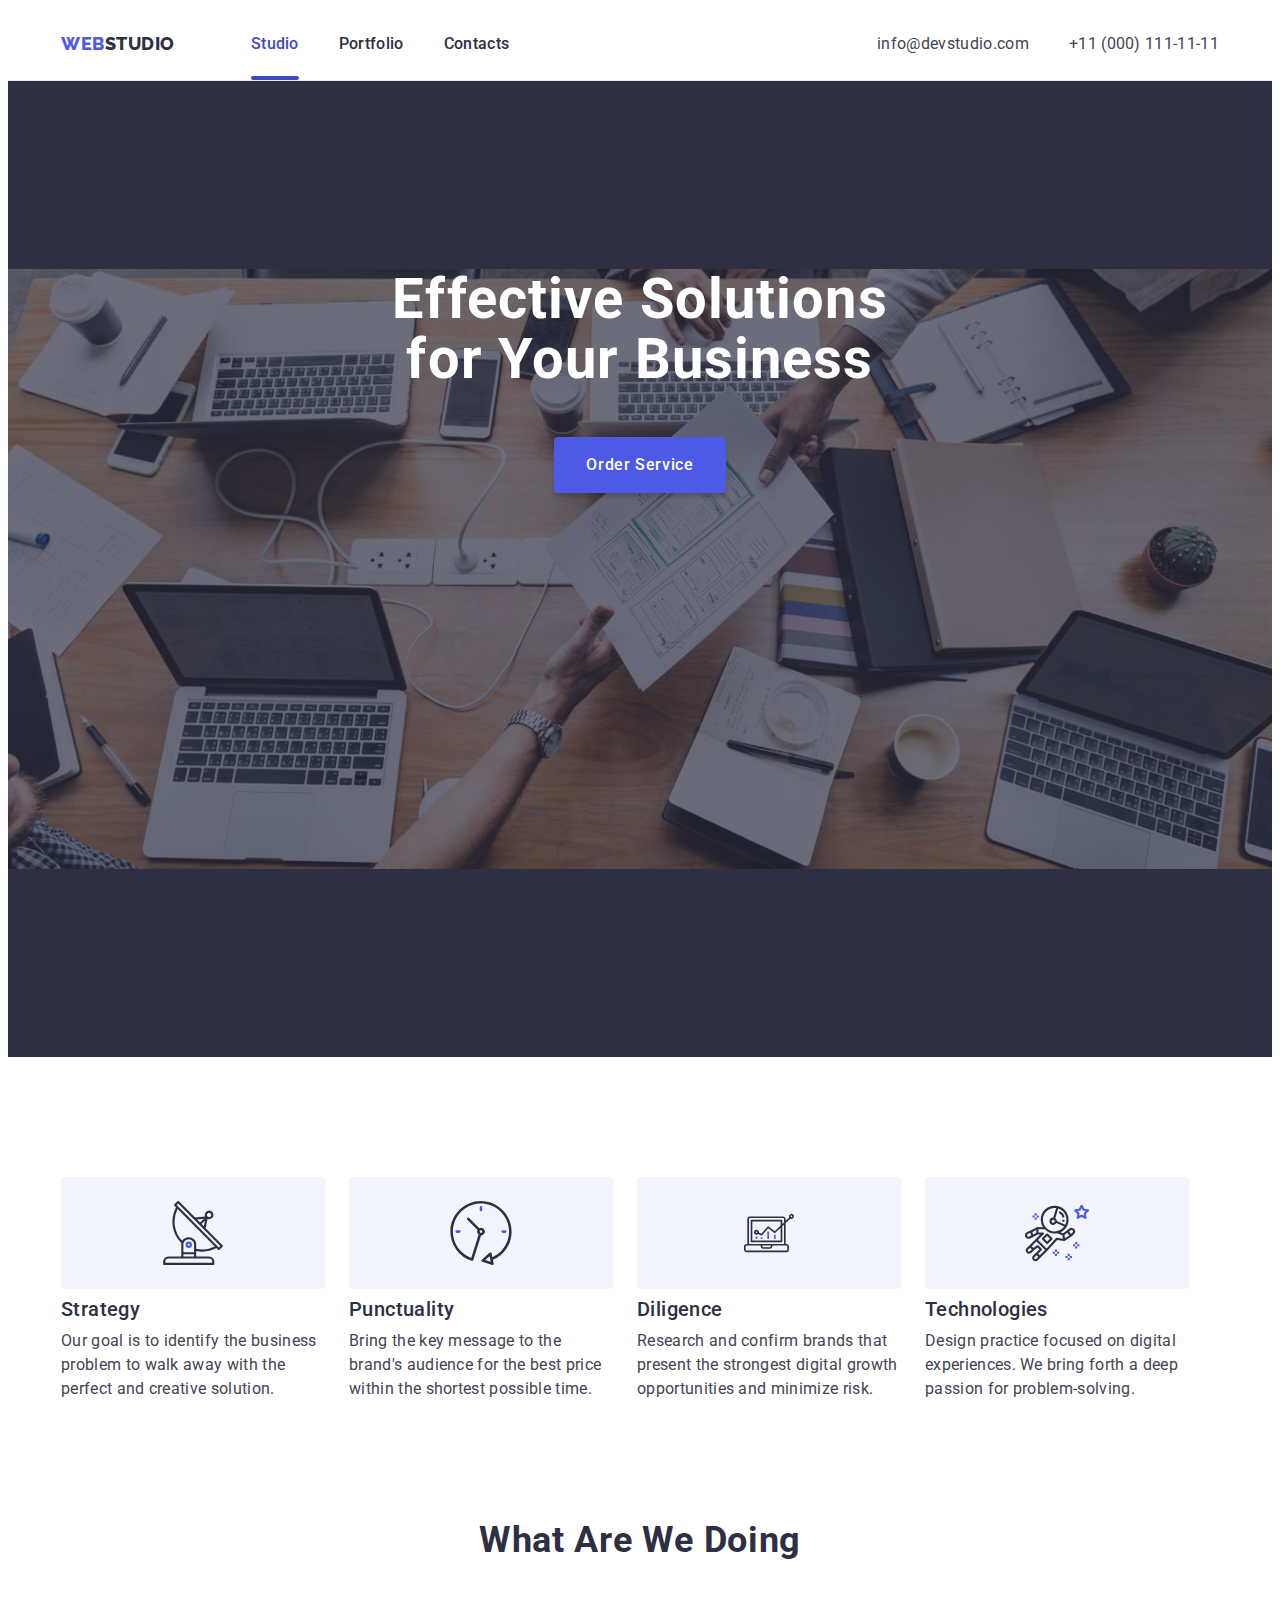
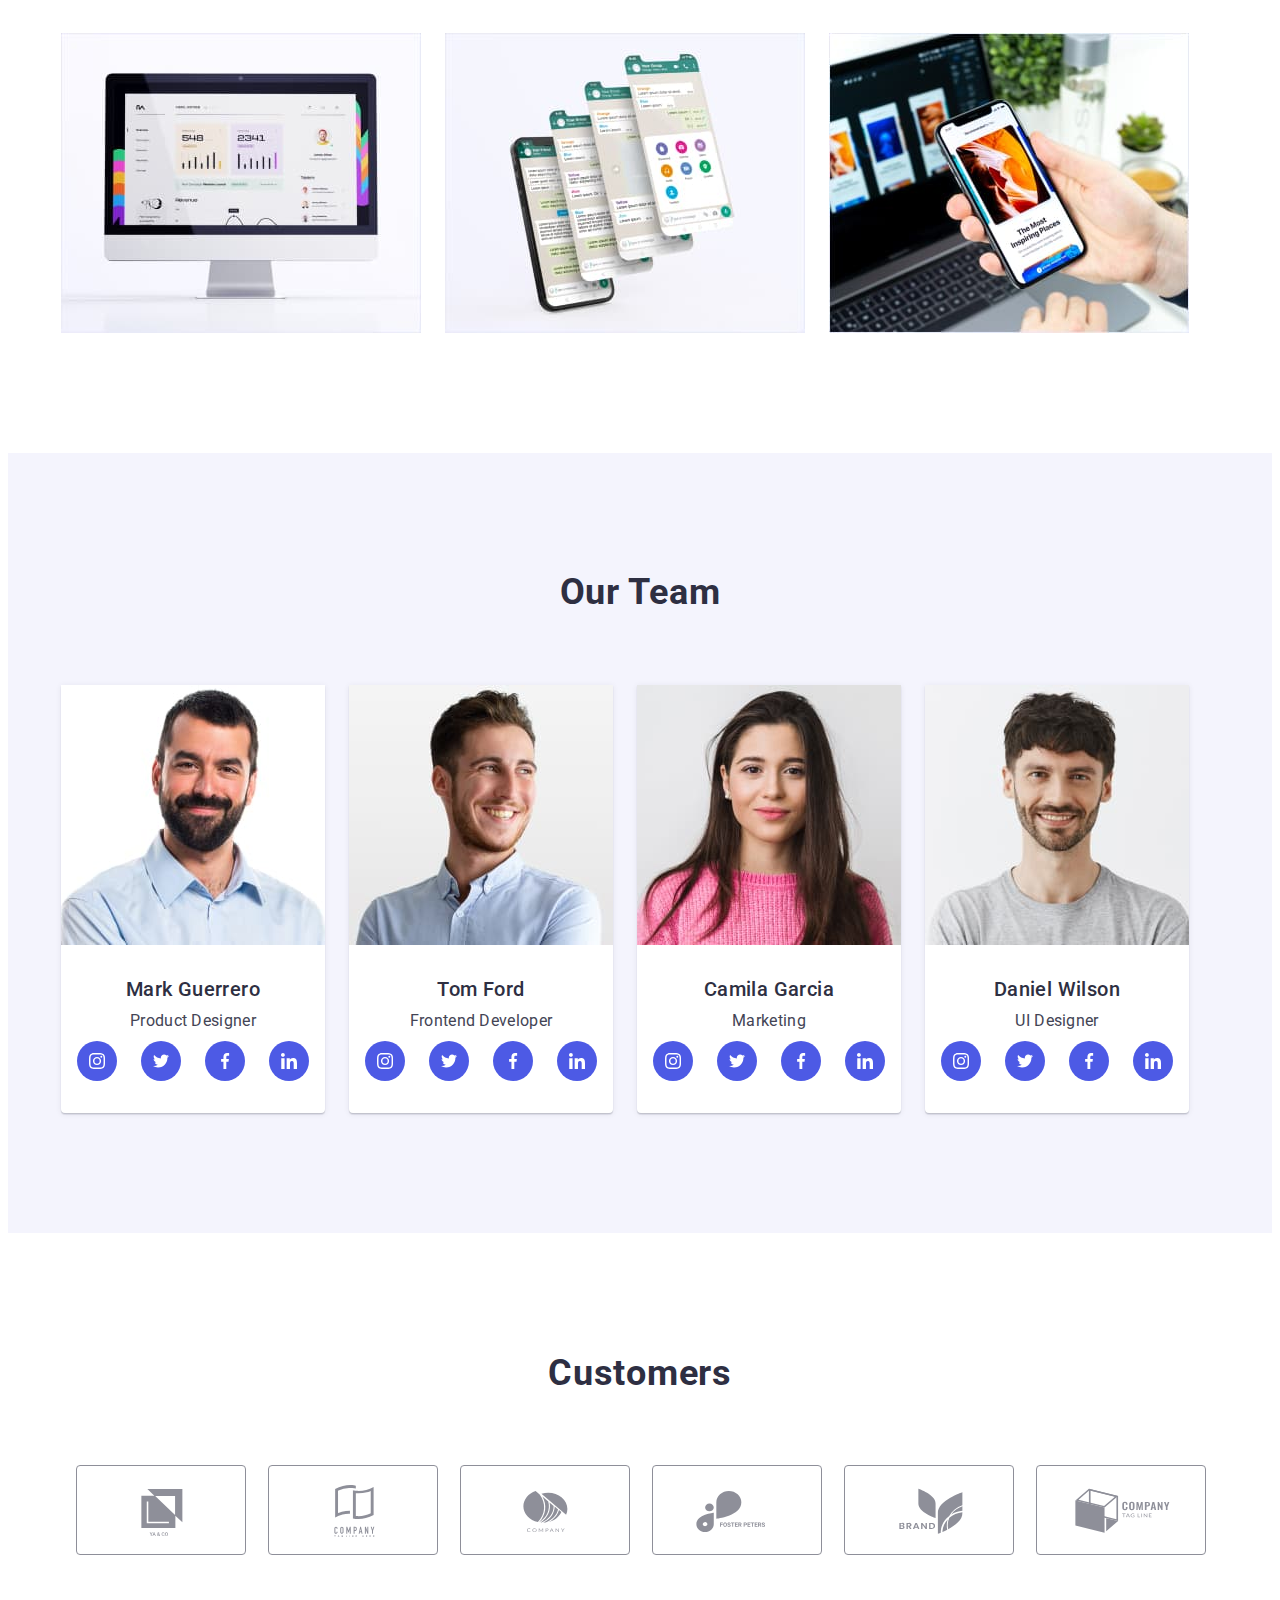
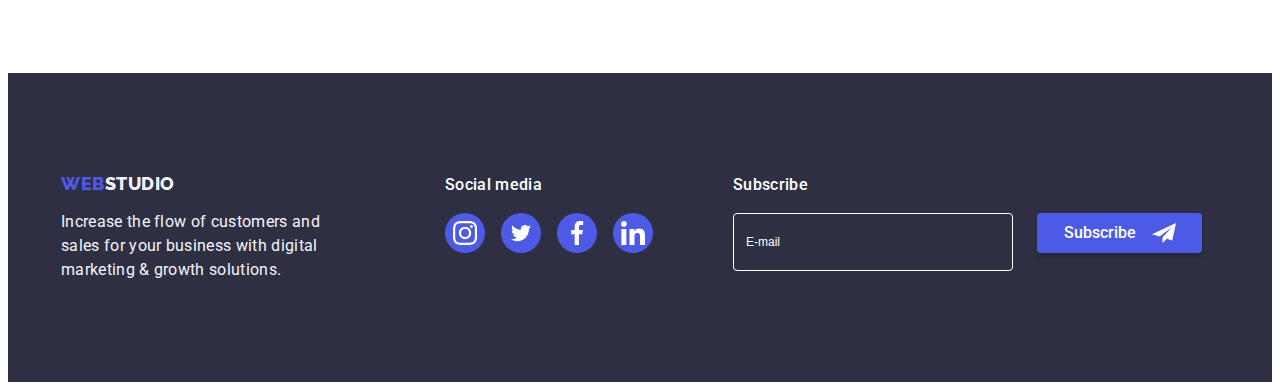
<file: index.html>
<!DOCTYPE html>
<html lang="en">
  <head>
    <meta charset="UTF-8" />
    <meta http-equiv="X-UA-Compatible" content="IE=edge" />
    <meta name="viewport" content="width=device-width, initial-scale=1.0" />
    <title>WebStudio</title>
    <link rel="preconnect" href="https://fonts.googleapis.com" />
    <link rel="preconnect" href="https://fonts.gstatic.com" crossorigin />
    <link
      href="https://fonts.googleapis.com/css2?family=Raleway:wght@800&family=Roboto:wght@400;500;700;900&display=swap"
      rel="stylesheet"
    />
    <link
      rel="stylesheet"
      href="https://cdnjs.cloudflare.com/ajax/libs/modern-normalize/1.1.0/modern-normalize.min.css"
      integrity="sha512-wpPYUAdjBVSE4KJnH1VR1HeZfpl1ub8YT/NKx4PuQ5NmX2tKuGu6U/JRp5y+Y8XG2tV+wKQpNHVUX03MfMFn9Q=="
      crossorigin="anonymous"
      referrerpolicy="no-referrer"
    />
    <link rel="stylesheet" href="css/styles.css" />
  </head>
  <body>
    <header class="header">
      <div class="container header-container">
        <nav class="list header-nav">
          <a href="./index.html" class="link header-logo"
            >Web<span class="color-logo list">Studio</span></a
          >
          <ul class="list header-list">
            <li>
              <a class="link header-link aktiv-line" href="./index.html"
                >Studio</a
              >
            </li>
            <li>
              <a class="link header-link" href="./portfolio.html">Portfolio</a>
            </li>
            <li>
              <a class="link header-link" href="">Contacts</a>
            </li>
          </ul>
        </nav>
        <address class="header-address-list">
          <ul class="list haeder-list-contacts">
            <li>
              <a
                class="header-contacts list link"
                href="mailto:info@devstudio.com"
                >info@devstudio.com</a
              >
            </li>
            <li>
              <a class="header-contacts list link" href="tel:+110001111111"
                >+11 (000) 111-11-11</a
              >
            </li>
          </ul>
        </address>
      </div>
    </header>
    <main>
      <!-- hero -->
      <section class="hero">
        <div class="container">
          <h1 class="hero-title">Effective Solutions for Your Business</h1>
          <button class="hero-btn" data-modal-open type="button">
            Order Service
          </button>
        </div>
      </section>
      <!-- section 1 -->
      <section class="advantages section">
        <div class="container">
          <h2 class="advantages-hidden visually-hidden">Our advantages</h2>
          <ul class="list list-our">
            <li>
              <div class="advantages-icons icon-center">
                <svg width="64" height="64">
                  <use href="./images/icons.svg#icon-antenna"></use>
                </svg>
              </div>
              <h3 class="advantages-title title-buttom">Strategy</h3>
              <p class="advantages-text">
                Our goal is to identify the business problem to walk away with
                the perfect and creative solution.
              </p>
            </li>
            <li>
              <div class="advantages-icons icon-center">
                <svg width="64" height="64">
                  <use href="./images/icons.svg#icon-clock"></use>
                </svg>
              </div>
              <h3 class="advantages-title title-buttom">Punctuality</h3>
              <p class="advantages-text">
                Bring the key message to the brand's audience for the best price
                within the shortest possible time.
              </p>
            </li>
            <li>
              <div class="advantages-icons icon-center">
                <svg width="64" height="50">
                  <use href="./images/icons.svg#icon-diagram"></use>
                </svg>
              </div>
              <h3 class="advantages-title title-buttom">Diligence</h3>
              <p class="advantages-text">
                Research and confirm brands that present the strongest digital
                growth opportunities and minimize risk.
              </p>
            </li>
            <li>
              <div class="advantages-icons icon-center">
                <svg width="64" height="64">
                  <use href="./images/icons.svg#icon-astronaut"></use>
                </svg>
              </div>
              <h3 class="advantages-title title-buttom">Technologies</h3>
              <p class="advantages-text">
                Design practice focused on digital experiences. We bring forth a
                deep passion for problem-solving.
              </p>
            </li>
          </ul>
        </div>
      </section>
      <!-- section 2 -->
      <section class="we-doing section doing-style">
        <div class="container">
          <h2 class="we-doing-title">What are we doing</h2>
          <ul class="list list-doing">
            <li>
              <img
                src="./images/computer.jpg"
                alt="computer-display"
                width="360"
              />
            </li>
            <li>
              <img
                src="./images/screenshots.jpg"
                alt="screenshots"
                width="360"
              />
            </li>
            <li>
              <img
                src="./images/computer-and-phone.jpg"
                alt="computer-and-phone"
                width="360"
              />
            </li>
          </ul>
        </div>
      </section>
      <!-- section 3 -->
      <section class="team section">
        <div class="container">
          <h2 class="team-top-title">Our Team</h2>
          <ul class="list list-team">
            <li class="team-background">
              <img
                src="./images/mark-guerrero.jpg"
                alt="photo-mark-guerrero"
                width="264"
              />
              <div class="smol-text-titel">
                <h3 class="smol-title title-buttom">Mark Guerrero</h3>
                <p class="smol-text">Product Designer</p>
                <ul class="soc-list list">
                  <li class="soc-item">
                    <a class="soc-link link" href>
                      <svg class="soc-icon" width="16" height="16">
                        <use href="./images/icons.svg#icon-instagram"></use>
                      </svg>
                    </a>
                  </li>
                  <li class="soc-item">
                    <a class="soc-link link" href>
                      <svg class="soc-icon" width="16" height="16">
                        <use href="./images/icons.svg#icon-twitter"></use>
                      </svg>
                    </a>
                  </li>
                  <li class="soc-item">
                    <a class="soc-link link" href>
                      <svg class="soc-icon" width="16" height="16">
                        <use href="./images/icons.svg#icon-facebook"></use>
                      </svg>
                    </a>
                  </li>
                  <li class="soc-item">
                    <a class="soc-link link" href>
                      <svg class="soc-icon" width="16" height="16">
                        <use href="./images/icons.svg#icon-linkedin-1"></use>
                      </svg>
                    </a>
                  </li>
                </ul>
              </div>
            </li>
            <li class="team-background">
              <img
                src="./images/tom-ford.jpg"
                alt="photo-tom-ford"
                width="264"
              />
              <div class="smol-text-titel">
                <h3 class="smol-title title-buttom">Tom Ford</h3>
                <p class="smol-text">Frontend Developer</p>
                <ul class="soc-list list">
                  <li class="soc-item">
                    <a class="soc-link link" href>
                      <svg class="soc-icon" width="16" height="16">
                        <use href="./images/icons.svg#icon-instagram"></use>
                      </svg>
                    </a>
                  </li>
                  <li class="soc-item">
                    <a class="soc-link link" href>
                      <svg class="soc-icon" width="16" height="16">
                        <use href="./images/icons.svg#icon-twitter"></use>
                      </svg>
                    </a>
                  </li>
                  <li class="soc-item">
                    <a class="soc-link link" href>
                      <svg class="soc-icon" width="16" height="16">
                        <use href="./images/icons.svg#icon-facebook"></use>
                      </svg>
                    </a>
                  </li>
                  <li class="soc-item">
                    <a class="soc-link link" href>
                      <svg class="soc-icon" width="16" height="16">
                        <use href="./images/icons.svg#icon-linkedin-1"></use>
                      </svg>
                    </a>
                  </li>
                </ul>
              </div>
            </li>
            <li class="link team-background">
              <img
                src="./images/camila-garcia.jpg"
                alt="photo camila-garcia"
                width="264"
              />
              <div class="smol-text-titel">
                <h3 class="smol-title title-buttom">Camila Garcia</h3>
                <p class="smol-text">Marketing</p>
                <ul class="soc-list list">
                  <li class="soc-item">
                    <a class="soc-link link" href>
                      <svg class="soc-icon" width="16" height="16">
                        <use href="./images/icons.svg#icon-instagram"></use>
                      </svg>
                    </a>
                  </li>
                  <li class="soc-item">
                    <a class="soc-link link" href>
                      <svg class="soc-icon" width="16" height="16">
                        <use href="./images/icons.svg#icon-twitter"></use>
                      </svg>
                    </a>
                  </li>
                  <li class="soc-item">
                    <a class="soc-link link" href>
                      <svg class="soc-icon" width="16" height="16">
                        <use href="./images/icons.svg#icon-facebook"></use>
                      </svg>
                    </a>
                  </li>
                  <li class="soc-item">
                    <a class="soc-link link" href>
                      <svg class="soc-icon" width="16" height="16">
                        <use href="./images/icons.svg#icon-linkedin-1"></use>
                      </svg>
                    </a>
                  </li>
                </ul>
              </div>
            </li>
            <li class="team-background">
              <img
                src="./images/daniel-wilson.jpg"
                alt="photo-daniel-wilson"
                width="264"
              />
              <div class="smol-text-titel">
                <h3 class="smol-title title-buttom">Daniel Wilson</h3>
                <p class="smol-text">UI Designer</p>
                <ul class="soc-list list">
                  <li class="soc-item">
                    <a class="soc-link link" href>
                      <svg class="soc-icon" width="16" height="16">
                        <use href="./images/icons.svg#icon-instagram"></use>
                      </svg>
                    </a>
                  </li>
                  <li class="soc-item">
                    <a class="soc-link link" href>
                      <svg class="soc-icon" width="16" height="16">
                        <use href="./images/icons.svg#icon-twitter"></use>
                      </svg>
                    </a>
                  </li>
                  <li class="soc-item">
                    <a class="soc-link link" href>
                      <svg class="soc-icon" width="16" height="16">
                        <use href="./images/icons.svg#icon-facebook"></use>
                      </svg>
                    </a>
                  </li>
                  <li class="soc-item">
                    <a class="soc-link link" href>
                      <svg class="soc-icon" width="16" height="16">
                        <use href="./images/icons.svg#icon-linkedin-1"></use>
                      </svg>
                    </a>
                  </li>
                </ul>
              </div>
            </li>
          </ul>
        </div>
      </section>
      <section class="section section-customers">
        <div class="container">
          <h2 class="customers-heder">Customers</h2>
          <ul class="customers-list list">
            <li class="customers-item">
              <a class="customers-link link" href>
                <svg class="customers-icon" width="104" height="56">
                  <use href="./images/icons.svg#icon-logo-ya"></use>
                </svg>
              </a>
            </li>
            <li class="customers-item">
              <a class="customers-link link" href>
                <svg class="customers-icon" width="104" height="56">
                  <use href="./images/icons.svg#icon-logo-tagline"></use>
                </svg>
              </a>
            </li>
            <li class="customers-item">
              <a class="customers-link link" href>
                <svg class="customers-icon" width="104" height="56">
                  <use href="./images/icons.svg#icon-logo-company"></use>
                </svg>
              </a>
            </li>
            <li class="customers-item">
              <a class="customers-link link" href>
                <svg class="customers-icon" width="104" height="56">
                  <use href="./images/icons.svg#icon-logo-foster"></use>
                </svg>
              </a>
            </li>
            <li class="customers-item">
              <a class="customers-link link" href>
                <svg class="customers-icon" width="104" height="56">
                  <use href="./images/icons.svg#icon-logo-brand"></use>
                </svg>
              </a>
            </li>
            <li class="customers-item">
              <a class="customers-link link" href>
                <svg class="customers-icon" width="104" height="56">
                  <use href="./images/icons.svg#icon-logo-tagline2"></use>
                </svg>
              </a>
            </li>
          </ul>
        </div>
      </section>
    </main>
    <footer class="footer">
      <div class="container footer-cont">
        <div>
          <a href="./index.html" class="footer-logo link"
            >Web<span class="footer-color-logo list">Studio</span></a
          >
          <p class="footer-text">
            Increase the flow of customers and sales for your business with
            digital marketing & growth solutions.
          </p>
        </div>
        <div class="footer-soc">
          <p class="fotter-social">Social media</p>
          <ul class="footer-soc-list list">
            <li class="soc-item">
              <a class="footer-soc-link link" href>
                <svg class="footer-soc-icon" width="24" height="24">
                  <use href="./images/icons.svg#icon-instagram"></use>
                </svg>
              </a>
            </li>
            <li class="soc-item">
              <a class="footer-soc-link link" href>
                <svg class="footer-soc-icon" width="24" height="20">
                  <use href="./images/icons.svg#icon-twitter"></use>
                </svg>
              </a>
            </li>
            <li class="soc-item">
              <a class="footer-soc-link link" href>
                <svg class="footer-soc-icon" width="24" height="24">
                  <use href="./images/icons.svg#icon-facebook"></use>
                </svg>
              </a>
            </li>
            <li class="soc-item">
              <a class="footer-soc-link link" href>
                <svg class="footer-soc-icon" width="24" height="24">
                  <use href="./images/icons.svg#icon-linkedin-1"></use>
                </svg>
              </a>
            </li>
          </ul>
        </div>
        <div class="subscribe-wrap">
           <p class="fotter-social">Subscribe</p>
            <form class="fotter-form">
              <input
                type="text"
                name="user-emeil"
                class="footer-input"
                placeholder="E-mail"
              />
              <button class="subscribe-btn" type="button">
              Subscribe
              <svg width="24" height="24">
                <use href="./images/icons.svg#icon-telegram-icon"></use>
              </svg>
            </button>
            </form>
          </div>
    </footer>
    <div class="backdrob is-hidden" data-modal>
      <div class="modal">
        <button type="button" data-modal-close class="modal-close">
          <svg width="24" height="24">
            <use
              class="modal-svg-close"
              href="./images/icons.svg#icon-close"
            ></use>
          </svg>
        </button>
        <p class="modal-title">Leave your contacts and we will call you back</p>
        <form class="modal-form">
          <div class="modal-field">
            <label for="name" class="input-text">Name</label>
            <div class="input-wrap">
              <input
                type="text"
                id="name"
                name="user-name"
                class="modal-input"
                placeholder=""
                required
              />
              <svg class="modal-icon" width="18" height="18">
                <use href="./images/icons.svg#icon-person"></use>
              </svg>
            </div>
          </div>
          <div class="modal-field">
            <label for="phone" class="input-text">Phone</label>
            <div class="input-wrap">
              <input
                type="tel"
                id="phone"
                name="user-tel"
                class="modal-input"
                placeholder=""
                required
              />
              <svg class="modal-icon" width="18" height="24">
                <use href="./images/icons.svg#icon-phone"></use>
              </svg>
            </div>
          </div>
          <div class="modal-field">
            <label for="email" class="input-text">Email</label>
            <div class="input-wrap">
              <input
                type="email"
                id="email"
                name="user-email"
                class="modal-input"
                placeholder=""
              />
              <svg class="modal-icon" width="18" height="24">
                <use href="./images/icons.svg#icon-email"></use>
              </svg>
            </div>
          </div>
          <div class="modal-field ">
            <label for="email" class="user-text">Comment</label>
            <textarea
              name=""
              id="user-text"
              class="modal-textare modal-input"
              placeholder="Text input"
            ></textarea>
          </div>
          <div class="modal-field-accept">
            <input
              class="input-accept visually-hidden"
              type="checkbox"
              id="accept"
              name="accept"
              value="accept"
            />
            <label for="accept" class="input-text-accept" id="accept"
              >I accept the terms and conditions of the <a class="link modal-link" href="">Privacy Policy</a></label
            >
          </div>
          <button class="modal-btn" type="submit">Send</button>
        </form>
      </div>
    </div>
    <script src="./js/modal-js"></script>
  </body>
</html>
</file>
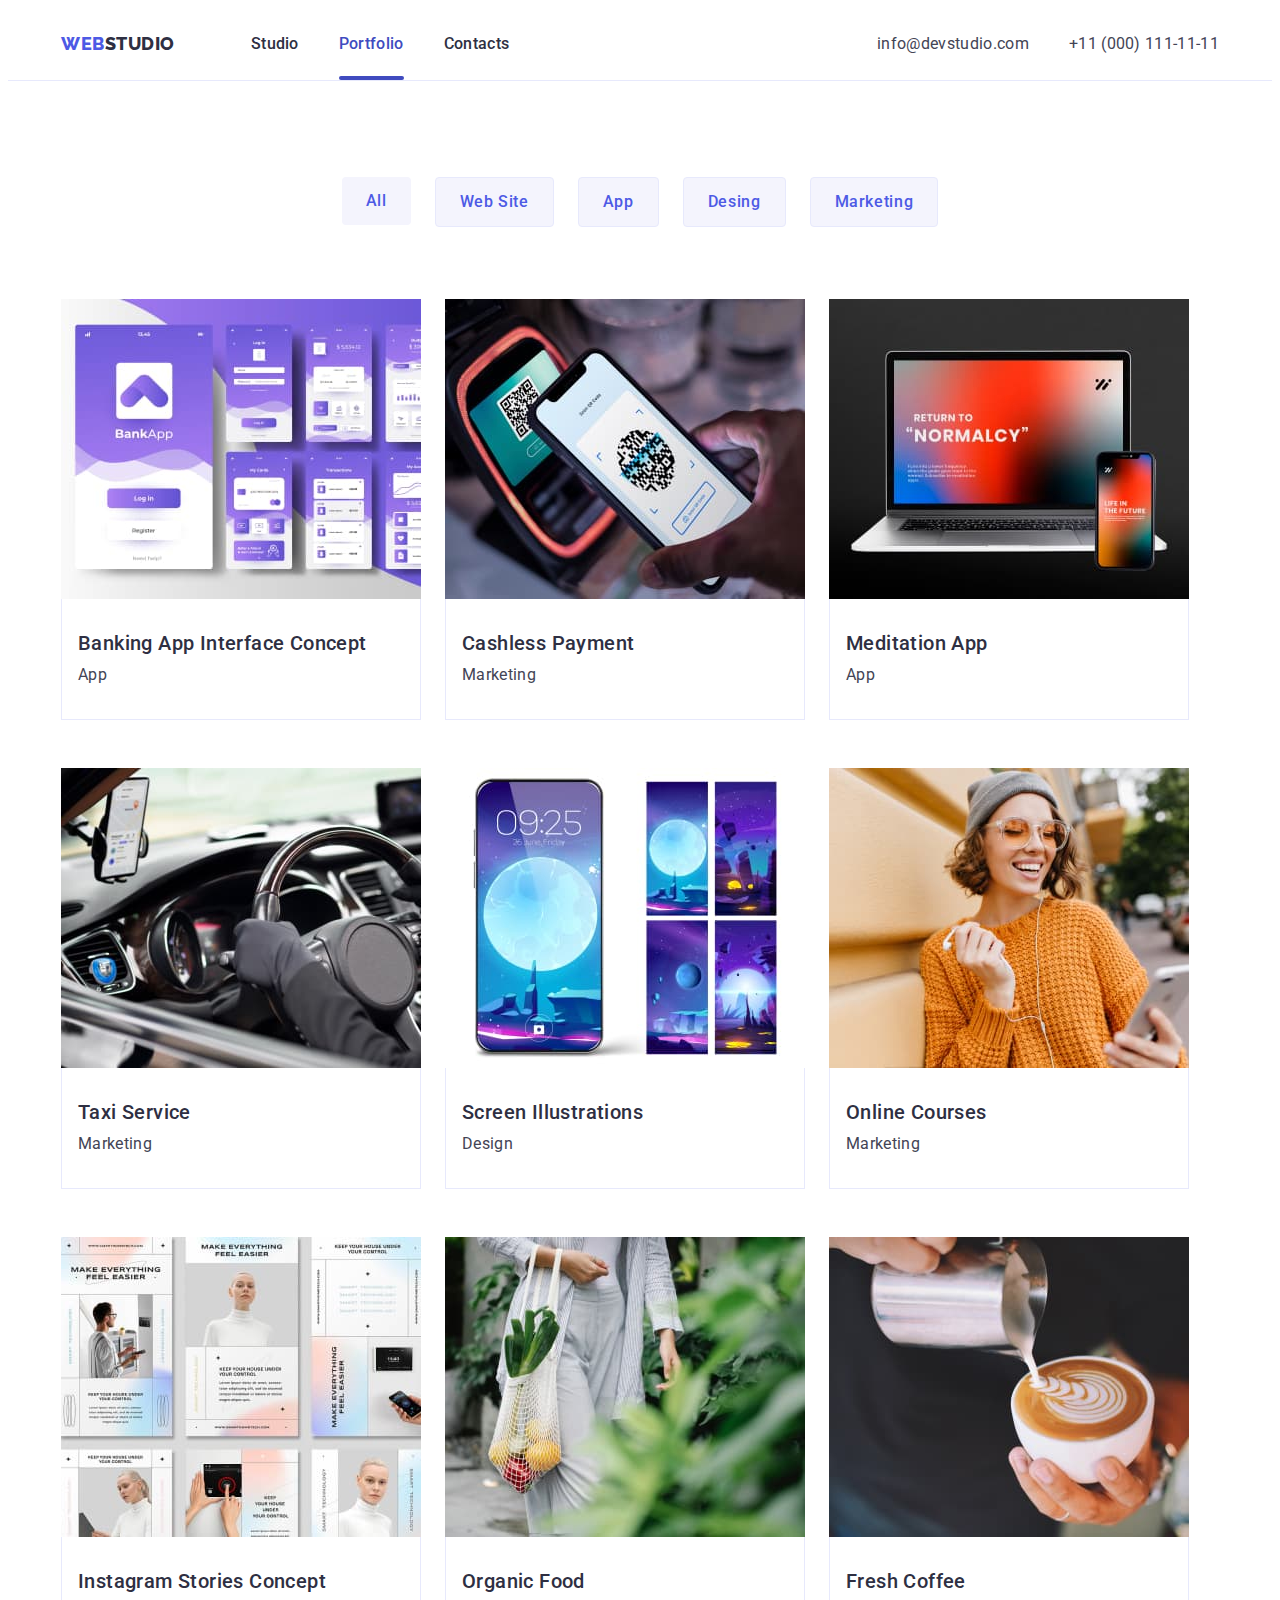
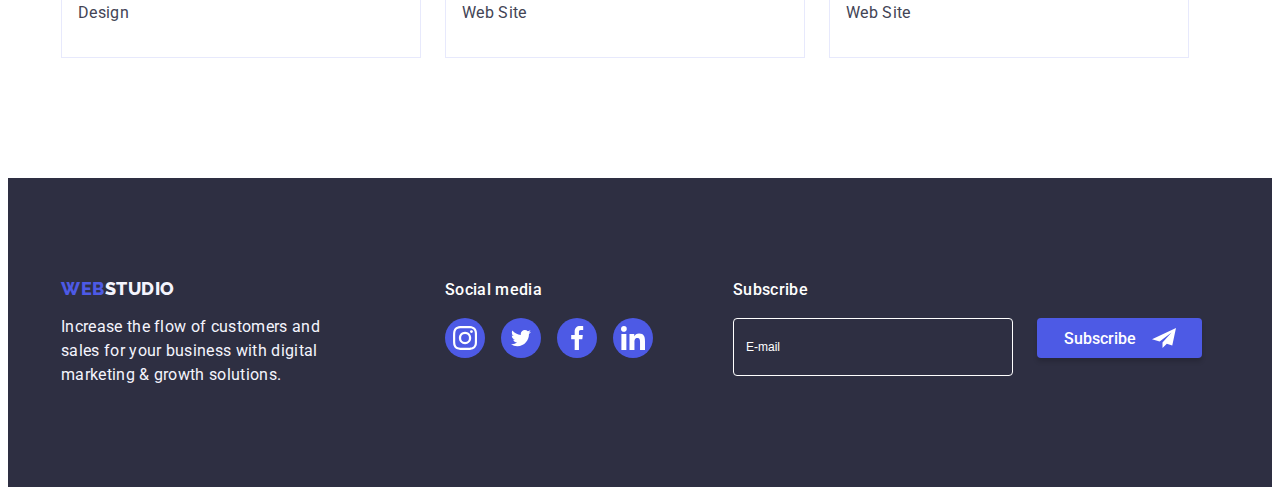
<file: portfolio.html>
<!DOCTYPE html>
<html lang="en">
  <head>
    <meta charset="UTF-8" />
    <meta http-equiv="X-UA-Compatible" content="IE=edge" />
    <meta name="viewport" content="width=device-width, initial-scale=1.0" />
    <title>WebStudio</title>
    <link rel="preconnect" href="https://fonts.googleapis.com" />
    <link rel="preconnect" href="https://fonts.gstatic.com" crossorigin />
    <link
      href="https://fonts.googleapis.com/css2?family=Raleway:wght@800&family=Roboto:wght@400;500;700;900&display=swap"
      rel="stylesheet"
    />
    <link
      rel="stylesheet"
      href="https://cdnjs.cloudflare.com/ajax/libs/modern-normalize/1.1.0/modern-normalize.min.css"
      integrity="sha512-wpPYUAdjBVSE4KJnH1VR1HeZfpl1ub8YT/NKx4PuQ5NmX2tKuGu6U/JRp5y+Y8XG2tV+wKQpNHVUX03MfMFn9Q=="
      crossorigin="anonymous"
      referrerpolicy="no-referrer"
    />
    <link rel="stylesheet" href="css/styles.css" />
  </head>
  <body>
    <header class="header">
      <div class="container header-container">
        <nav class="list header-nav">
          <a href="./index.html" class="link header-logo"
            >Web<span class="color-logo list">Studio</span></a
          >
          <ul class="list header-list">
            <li>
              <a class="link header-link" href="./index.html">Studio</a>
            </li>
            <li>
              <a class="link header-link aktiv-line" href="./portfolio.html"
                >Portfolio</a
              >
            </li>
            <li>
              <a class="link header-link" href="">Contacts</a>
            </li>
          </ul>
        </nav>
        <address class="header-address-list">
          <ul class="list haeder-list-contacts">
            <li>
              <a
                class="header-contacts list link"
                href="mailto:info@devstudio.com"
                >info@devstudio.com</a
              >
            </li>
            <li class="">
              <a class="header-contacts list link" href="tel:+110001111111"
                >+11 (000) 111-11-11</a
              >
            </li>
          </ul>
        </address>
      </div>
    </header>
    <main>
      <!--button list-->
      <section class="portfolio-center">
        <div class="container">
          <h1 class="visually-hidden">examples of work</h1>
          <ul class="list portfolio-buttons">
            <li>
              <button class="portfolio-button-list" type="button">All</button>
            </li>
            <li>
              <button class="portfolio-button-list size-web" type="button">
                Web Site
              </button>
            </li>
            <li>
              <button class="portfolio-button-list size-app" type="button">
                App
              </button>
            </li>
            <li>
              <button class="portfolio-button-list size-desing" type="button">
                Desing
              </button>
            </li>
            <li>
              <button
                class="portfolio-button-list size-marketing"
                type="button"
              >
                Marketing
              </button>
            </li>
          </ul>
          <ul class="list img-box">
            <li class="">
              <a class="portfolio-shadow link" href="">
                <div class="portfolio-cover">
                  <img
                    src="./images/banking-app.jpg"
                    alt="banking-app-screenshot"
                    width="360"
                  />
                  <p class="portfolio-cover-text">
                    14 Stylish and User-Friendly App Design Concepts · Task
                    Manager App · Calorie Tracker App · Exotic Fruit Ecommerce
                    App · Cloud Storage App
                  </p>
                </div>
                <div class="text-box-portf">
                  <h2 class="smol-title-portf">
                    Banking App Interface Concept
                  </h2>
                  <p class="smol-text-portf">App</p>
                </div>
              </a>
            </li>
            <li class="">
              <a class="portfolio-shadow portfolio-cover-slide link" href=""
                ><div class="portfolio-cover">
                  <img
                    src="./images/cashless-payment.jpg"
                    alt="card-payment-from-phone"
                    width="360"
                  />
                  <p class="portfolio-cover-text">
                    14 Stylish and User-Friendly App Design Concepts · Task
                    Manager App · Calorie Tracker App · Exotic Fruit Ecommerce
                    App · Cloud Storage App
                  </p>
                </div>
                <div class="text-box-portf">
                  <h2 class="smol-title-portf">Cashless Payment</h2>
                  <p class="smol-text-portf">Marketing</p>
                </div>
              </a>
            </li>
            <li class="">
              <a class="portfolio-shadow link" href=""
                ><div class="portfolio-cover">
                  <img
                    src="./images/meditation-app.jpg"
                    alt="foto-madittion-program"
                    width="360"
                  />
                  <p class="portfolio-cover-text">
                    14 Stylish and User-Friendly App Design Concepts · Task
                    Manager App · Calorie Tracker App · Exotic Fruit Ecommerce
                    App · Cloud Storage App
                  </p>
                </div>
                <div class="text-box-portf">
                  <h2 class="smol-title-portf">Meditation App</h2>
                  <p class="smol-text-portf">App</p>
                </div>
              </a>
            </li>
            <li class="">
              <a class="portfolio-shadow link" href=""
                ><div class="portfolio-cover">
                  <img
                    src="./images/taxi-service.jpg"
                    alt="foto-Taxi"
                    width="360"
                  />
                  <p class="portfolio-cover-text">
                    14 Stylish and User-Friendly App Design Concepts · Task
                    Manager App · Calorie Tracker App · Exotic Fruit Ecommerce
                    App · Cloud Storage App
                  </p>
                </div>
                <div class="text-box-portf">
                  <h2 class="smol-title-portf">Taxi Service</h2>
                  <p class="smol-text-portf">Marketing</p>
                </div>
              </a>
            </li>
            <li class="">
              <a class="portfolio-shadow link" href=""
                ><div class="portfolio-cover">
                  <img
                    src="./images/screen-illustrations.jpg"
                    alt="screen-illustrations"
                    width="360"
                  />
                  <p class="portfolio-cover-text">
                    14 Stylish and User-Friendly App Design Concepts · Task
                    Manager App · Calorie Tracker App · Exotic Fruit Ecommerce
                    App · Cloud Storage App
                  </p>
                </div>
                <div class="text-box-portf">
                  <h2 class="smol-title-portf">Screen Illustrations</h2>
                  <p class="smol-text-portf">Design</p>
                </div>
              </a>
            </li>
            <li class="">
              <a class="portfolio-shadow link" href=""
                ><div class="portfolio-cover">
                  <img
                    src="./images/online-courses.jpg"
                    alt="girl-looking-at-the-phone"
                    width="360"
                  />
                  <p class="portfolio-cover-text">
                    14 Stylish and User-Friendly App Design Concepts · Task
                    Manager App · Calorie Tracker App · Exotic Fruit Ecommerce
                    App · Cloud Storage App
                  </p>
                </div>
                <div class="text-box-portf">
                  <h2 class="smol-title-portf">Online Courses</h2>
                  <p class="smol-text-portf">Marketing</p>
                </div>
              </a>
            </li>
            <li class="">
              <a class="portfolio-shadow link" href=""
                ><div class="portfolio-cover">
                  <img
                    src="./images/instagram-stories-concept.jpg"
                    alt="intogram-lines"
                    width="360"
                  />
                  <p class="portfolio-cover-text">
                    14 Stylish and User-Friendly App Design Concepts · Task
                    Manager App · Calorie Tracker App · Exotic Fruit Ecommerce
                    App · Cloud Storage App
                  </p>
                </div>
                <div class="text-box-portf">
                  <h2 class="smol-title-portf">Instagram Stories Concept</h2>
                  <p class="smol-text-portf">Design</p>
                </div>
              </a>
            </li>
            <li class="">
              <a class="portfolio-shadow link" href=""
                ><div class="portfolio-cover">
                  <img
                    src="./images/organic-food.jpg"
                    alt="fresh-fruitsand-vegetables"
                    width="360"
                  />
                  <p class="portfolio-cover-text">
                    14 Stylish and User-Friendly App Design Concepts · Task
                    Manager App · Calorie Tracker App · Exotic Fruit Ecommerce
                    App · Cloud Storage App
                  </p>
                </div>
                <div class="text-box-portf">
                  <h2 class="smol-title-portf">Organic Food</h2>
                  <p class="smol-text-portf">Web Site</p>
                </div>
              </a>
            </li>
            <li class="">
              <a class="portfolio-shadow link" href=""
                ><div class="portfolio-cover">
                  <img
                    src="./images/fresh-coffee.jpg"
                    alt="a-cup-of-coffee"
                    width="360"
                  />
                  <p class="portfolio-cover-text">
                    14 Stylish and User-Friendly App Design Concepts · Task
                    Manager App · Calorie Tracker App · Exotic Fruit Ecommerce
                    App · Cloud Storage App
                  </p>
                </div>
                <div class="text-box-portf">
                  <h2 class="smol-title-portf">Fresh Coffee</h2>
                  <p class="smol-text-portf">Web Site</p>
                </div>
              </a>
            </li>
          </ul>
        </div>
      </section>
    </main>
 <footer class="footer">
      <div class="container footer-cont">
        <div>
          <a href="./index.html" class="footer-logo link"
            >Web<span class="footer-color-logo list">Studio</span></a
          >
          <p class="footer-text">
            Increase the flow of customers and sales for your business with
            digital marketing & growth solutions.
          </p>
        </div>
        <div class="footer-soc">
          <p class="fotter-social">Social media</p>
          <ul class="footer-soc-list list">
            <li class="soc-item">
              <a class="footer-soc-link link" href>
                <svg class="footer-soc-icon" width="24" height="24">
                  <use href="./images/icons.svg#icon-instagram"></use>
                </svg>
              </a>
            </li>
            <li class="soc-item">
              <a class="footer-soc-link link" href>
                <svg class="footer-soc-icon" width="24" height="20">
                  <use href="./images/icons.svg#icon-twitter"></use>
                </svg>
              </a>
            </li>
            <li class="soc-item">
              <a class="footer-soc-link link" href>
                <svg class="footer-soc-icon" width="24" height="24">
                  <use href="./images/icons.svg#icon-facebook"></use>
                </svg>
              </a>
            </li>
            <li class="soc-item">
              <a class="footer-soc-link link" href>
                <svg class="footer-soc-icon" width="24" height="24">
                  <use href="./images/icons.svg#icon-linkedin-1"></use>
                </svg>
              </a>
            </li>
          </ul>
        </div>
        <div class="subscribe-wrap">
           <p class="fotter-social">Subscribe</p>
            <form class="fotter-form">
              <input
                type="text"
                name="user-emeil"
                class="footer-input"
                placeholder="E-mail"
              />
              <button class="subscribe-btn" type="button">
              Subscribe
              <svg width="24" height="24">
                <use href="./images/icons.svg#icon-telegram-icon"></use>
              </svg>
            </button>
            </form>
          </div>
    </footer>
  </body>
</html>
</file>
<file: css/styles.css>
:root {
  --main-title-color: #2e2f42;
  --primary-brand-color: #404bbf;
  --pressed-state-color: #4d5ae5;
  --text-color: #434455;
  --white-color: #ffffff;
  --cloud-light-color: #f4f4fd;
  --border-bottom: #e7e9fc;
  --background-modal: #fcfcfc;
  --modal-grey: rgba(46, 47, 66, 0.4);
  --input-text: #8e8f99;
}
p,
h1,
h2,
h3,
h4,
h5,
h6 {
  margin: 0;
}
p {
  margin: 0;
}

ul,
ol {
  margin: 0;
  padding: 0;
}
img {
  display: block;
  max-width: 100%;
  height: auto;
}
a {
  text-decoration: none;
}
button {
  cursor: pointer;
  border: none;
  border-radius: 4 px;
}
body {
  font-family: "Roboto", sans-serif;
  color: var(--text-color);
  background-color: var(--white-color);
}

.link {
  text-decoration: none;
}
.list {
  list-style: none;
}
.container {
  width: 1158px;
  padding-left: 15px;
  padding-right: 15px;
  margin: 0 auto;
}
.section {
  padding-top: 120px;
  padding-bottom: 120px;
}
.visually-hidden {
  position: absolute;
  width: 1px;
  height: 1px;
  margin: -1px;
  border: 0;
  padding: 0;

  white-space: nowrap;
  clip-path: inset(100%);
  clip: rect(0 0 0 0);
  overflow: hidden;
}
.header {
  height: 72px;
  display: flex;
  align-items: center;
  border-bottom: 1px solid var(--border-bottom);
}
.header-container {
  display: flex;
}
.header-nav {
  display: flex;
  align-items: center;
  margin-right: auto;
}
.header-list {
  display: flex;
  align-items: center;
  gap: 40px;
}
.haeder-list-contacts {
  display: flex;
  align-items: center;
  gap: 40px;
}

.color-logo {
  color: var(--main-title-color);
}
.header-logo {
  font-family: "Raleway", sans-serif;
  font-weight: 800;
  font-size: 18px;
  line-height: 1.17;
  letter-spacing: 0.03em;
  text-transform: uppercase;
  color: var(--pressed-state-color);
  margin-right: 76px;
}

.header-link {
  font-weight: 500;
  font-size: 16px;
  line-height: 1.5;
  letter-spacing: 0.02em;
  color: var(--main-title-color);
  transition: color 250ms cubic-bezier(0.4, 0, 0.2, 1);
}
.header-link:hover,
.header-link:focus {
  color: var(--primary-brand-color);
}
.aktiv-line {
  position: relative;
  color: var(--primary-brand-color);
}
.aktiv-line:after {
  position: absolute;
  content: "";
  display: block;
  background-color: var(--primary-brand-color);
  width: 100%;
  height: 4px;
  bottom: -27px;
  border-radius: 2px;
}

.header-address {
  font-style: normal;
}
.header-address-list {
  font-style: normal;
}
.header-contacts {
  font-weight: 400;
  font-size: 16px;
  line-height: 1.5;
  letter-spacing: 0.02em;
  color: var(--text-color);
  transition: color 250ms cubic-bezier(0.4, 0, 0.2, 1);
}
.header-contacts:hover,
.header-contacts:focus {
  color: var(--primary-brand-color);
}

/*------hero-----*/

.hero {
  background-color: var(--main-title-color);
  text-align: center;
  background-image: linear-gradient(
      rgba(46, 47, 66, 0.7),
      rgba(46, 47, 66, 0.7)
    ),
    url(../images/hero-bg.jpg);
  background-repeat: no-repeat;
  background-position: center;
  padding-top: 188px;
  padding-bottom: 188px;
  max-width: 1440px;
  height: 600px;
  margin: 0 auto;
}

.hero-title {
  width: 496px;
  font-family: "Roboto";
  font-style: normal;
  font-weight: 700;
  font-size: 56px;
  line-height: 60px;
  margin: auto;
  margin-bottom: 48px;
  letter-spacing: 0.02em;
  color: var(--white-color);
}
.hero-btn {
  min-width: 169px;
  font-family: "Roboto", sans-serif;
  font-style: normal;
  font-weight: 500;
  font-size: 16px;
  line-height: 1.5;
  letter-spacing: 0.04em;
  color: var(--white-color);
  cursor: pointer;
  background-color: var(--pressed-state-color);
  border-radius: 4px;
  box-shadow: 0px 4px 4px rgba(0, 0, 0, 0.15);
  border: none;
  padding: 16px 32px;
  transition: background-color 250ms cubic-bezier(0.4, 0, 0.2, 1);
}

.hero-btn:hover,
.hero-btn:focus {
  background-color: var(--primary-brand-color);
}

.advantages-hidden {
  color: var(--main-title-color);
}

/*-------portfolio---------*/
.text-box-portf {
  padding: 32px 16px;
  border: 1px solid var(--border-bottom);
  border-top: none;
}
.smol-title-portf {
  font-weight: 500;
  font-size: 20px;
  line-height: 1.2;
  letter-spacing: 0.02em;
  margin-bottom: 8px;
  color: var(--main-title-color);
}
.smol-text-portf {
  font-weight: 400;
  font-size: 16px;
  line-height: 1.5;
  letter-spacing: 0.02em;
  color: var(--text-color);
}
.portfolio-center {
  padding-top: 96px;
  padding-bottom: 120px;
}
.portfolio-buttons {
  display: flex;
  gap: 24px;
  justify-content: center;
  margin-bottom: 72px;
}

.portfolio-button-list {
  font-family: "Roboto", sans-serif;
  font-weight: 500;
  font-size: 16px;
  line-height: 1.5;
  letter-spacing: 0.04em;
  background-color: var(--cloud-light-color);
  color: var(--pressed-state-color);
  cursor: pointer;
  padding: 12px 24px;
  border: none;
  border-radius: 4px;
  transition: color 250ms cubic-bezier(0.4, 0, 0.2, 1),
    background-color 250ms cubic-bezier(0.4, 0, 0.2, 1),
    box-shadow 250ms cubic-bezier(0.4, 0, 0.2, 1);
}
.portfolio-button-list:hover,
.portfolio-button-list:focus {
  color: var(--white-color);
  background-color: var(--primary-brand-color);
  box-shadow: 0px 3px 1px rgba(0, 0, 0, 0.1), 0px 2px 1px rgba(0, 0, 0, 0.08),
    0px 2px 2px rgba(0, 0, 0, 0.12);
}
.img-box {
  display: flex;
  flex-wrap: wrap;
  gap: 48px 24px;
}
.portfolio-shadow {
  display: block;
  transition: box-shadow 250ms cubic-bezier(0.4, 0, 0.2, 1);
}
.portfolio-shadow:hover,
.portfolio-shadow:focus {
  box-shadow: 0px 3px 1px rgba(46, 47, 66, 0.08),
    0px 2px 1px rgba(46, 47, 66, 0.16), 0px 2px 2px rgba(46, 47, 66, 0.08);
}

.size-web {
  display: flex;
  flex-direction: row;
  justify-content: center;
  align-items: center;
  padding: 12px 24px;
  background: var(--cloud-light-color);
  border: 1px solid var(--border-bottom);
  border-radius: 4px;
  flex: none;
  order: 1;
  flex-grow: 0;
}
.size-app {
  display: flex;
  flex-direction: row;
  justify-content: center;
  align-items: center;
  padding: 12px 24px;
  background: var(--cloud-light-color);
  border: 1px solid var(--border-bottom);
  border-radius: 4px;
  flex: none;
  order: 2;
  flex-grow: 0;
}
.size-desing {
  display: flex;
  flex-direction: row;
  justify-content: center;
  align-items: center;
  padding: 12px 24px;
  background: var(--cloud-light-color);
  border: 1px solid var(--border-bottom);
  border-radius: 4px;
  flex: none;
  order: 3;
  flex-grow: 0;
}
.size-marketing {
  display: flex;
  flex-direction: row;
  justify-content: center;
  align-items: center;
  padding: 12px 24px;
  background: var(--cloud-light-color);
  border: 1px solid var(--border-bottom);
  border-radius: 4px;
  flex: none;
  order: 4;
  flex-grow: 0;
}
.portfolio-cover {
  position: relative;
  overflow: hidden;
}

.portfolio-cover-text {
  position: absolute;
  top: 0;
  font-size: 16px;
  font-weight: 400px;
  color: var(--cloud-light-color);
  background-color: var(--pressed-state-color);
  height: 100%;
  padding-top: 40px;
  padding-left: 32px;
  padding-right: 32px;
  transform: translateY(100%);
  transition: transform 250ms cubic-bezier(0.4, 0, 0.2, 1);
}
.portfolio-shadow:hover .portfolio-cover-text,
.portfolio-shadow:focus .portfolio-cover-text {
  transform: translate(0);
}
/*--------------section1------*/

.advantages-icons {
  width: 264px;
  height: 112px;
  margin-bottom: 8px;
  border-radius: 4px;
  background-color: var(--cloud-light-color);
}

.icon-center {
  display: flex;
  justify-content: center;
  align-items: center;
}
.list-our {
  display: flex;
  gap: 24px;
}

.advantages-title {
  font-weight: 500;
  font-size: 20px;
  line-height: 1.2;
  letter-spacing: 0.02em;
  color: var(--main-title-color);
}
.advantages-text {
  width: 264px;
  font-weight: 400;
  font-size: 16px;
  line-height: 1.5;
  letter-spacing: 0.02em;
  color: var(--text-color);
}
/*--------------section2------*/
.doing-style {
  padding-top: 0;
}
.list-doing {
  display: flex;
  gap: 24px;
}
.we-doing-title {
  margin-bottom: 72px;
  font-weight: 700;
  font-size: 36px;
  line-height: 1.11;
  text-align: center;
  letter-spacing: 0.02em;
  text-transform: capitalize;
  color: var(--main-title-color);
}
/*--------------section3------*/
.list-team {
  display: flex;
  gap: 24px;
}
.team-background {
  box-shadow: 0px 1px 6px rgba(46, 47, 66, 0.08),
    0px 1px 1px rgba(46, 47, 66, 0.16), 0px 2px 1px rgba(46, 47, 66, 0.08);
  border-radius: 0px 0px 4px 4px;
  background-color: var(--white-color);
}
.team {
  background: var(--cloud-light-color);
}
.team-top-title {
  margin-bottom: 72px;
  font-weight: 700;
  font-size: 36px;
  line-height: 1.11;
  text-align: center;
  letter-spacing: 0.02em;
  text-transform: capitalize;
  color: var(--main-title-color);
}
.smol-title {
  font-weight: 500;
  font-size: 20px;
  line-height: 1.2;
  text-align: center;
  letter-spacing: 0.02em;
  color: var(--main-title-color);
}
.title-buttom {
  margin-bottom: 8px;
}
.smol-text-titel {
  padding-top: 32px;
  padding-bottom: 32px;
}
.smol-text {
  font-weight: 400;
  font-size: 16px;
  line-height: 1.5;
  text-align: center;
  letter-spacing: 0.02em;
  color: var(--text-color);
  margin-bottom: 8px;
}
.soc-list {
  display: flex;
  justify-content: center;
  gap: 24px;
}
.soc-item {
  width: 40px;
  height: 40px;
}
.soc-link {
  width: 100%;
  height: 100%;
  border-radius: 50%;
  background: var(--pressed-state-color);
  display: flex;
  align-items: center;
  justify-content: center;
  transition: background-color 250ms cubic-bezier(0.4, 0, 0.2, 1);
}
.soc-icon {
  fill: var(--white-color);
}
.soc-link:hover,
.soc-link:focus {
  background-color: var(--primary-brand-color);
}

/*--------------customers--------*/
.customers-heder {
  margin-bottom: 72px;
  font-weight: 700;
  font-size: 36px;
  line-height: 1.11;
  text-align: center;
  letter-spacing: 0.02em;
  text-transform: capitalize;
  color: var(--main-title-color);
  line-height: 40px;
}
.customers-list {
  display: flex;
  justify-content: center;
  align-items: center;
  gap: 24px;
}
.customers-item {
  width: 168px;
  height: 88px;
}
.customers-link {
  width: 100%;
  height: 100%;
  border: 1px solid currentColor;
  color: #8e8f99;
  border-radius: 4px;
  display: flex;
  align-items: center;
  justify-content: center;
  transition: color, background-color 250ms cubic-bezier(0.4, 0, 0.2, 1);
}
.customers-icon {
  fill: currentColor;
}
.customers-link:hover,
.customers-link:focus {
  background-color: var(--pressed-state-color);
  color: #ffffff;
}

/*--------------Fotter--------*/
.footer {
  background: var(--main-title-color);
  padding-top: 100px;
  padding-bottom: 100px;
}
.footer-logo {
  font-family: "Raleway", sans-serif;
  font-weight: 800;
  font-size: 18px;
  line-height: 1.17;
  letter-spacing: 0.03em;
  text-transform: uppercase;
  color: var(--pressed-state-color);
}
.footer-color-logo {
  color: var(--cloud-light-color);
}
.footer-text {
  max-width: 264px;
  font-weight: 400;
  font-size: 16px;
  line-height: 1.5;
  letter-spacing: 0.02em;
  color: var(--cloud-light-color);
  margin-top: 16px;
}
.footer-cont {
  display: flex;
}
.footer-soc {
  margin-left: 120px;
}
.footer-soc-list {
  display: flex;
  justify-content: center;
  gap: 16px;
}
.footer-soc-link {
  width: 100%;
  height: 100%;
  border-radius: 50%;
  background: var(--pressed-state-color);
  display: flex;
  align-items: center;
  justify-content: center;
  transition: background-color 250ms cubic-bezier(0.4, 0, 0.2, 1);
}
.footer-soc-icon {
  fill: var(--white-color);
}
.footer-soc-link:hover,
.footer-soc-link:focus {
  background-color: #31d0aa;
}

.fotter-social {
  font-weight: 500;
  font-size: 16px;
  line-height: 1.5;
  letter-spacing: 0.02em;
  color: var(--white-color);
  margin-bottom: 16px;
}
.subscribe-wrap {
  margin-left: 80px;
}
.fotter-form {
  display: flex;
}
.footer-input {
  outline: none;
  width: 264px;
  height: 40px;
  color: var(--white-color);
  font-size: 12px;
  font-weight: 400;
  padding-left: 12px;
  padding-top: 8px;
  padding-bottom: 8px;
  border: 1px solid var(--white-color);
  border-radius: 4px;
  background: transparent;
}
.footer-input::placeholder {
  color: var(--white-color);
  font-size: 12px;
  font-weight: 400;

  padding-top: 8px;
  padding-bottom: 8px;
}
.subscribe-btn {
  display: flex;
  align-items: center;
  justify-content: center;
  gap: 16px;
  font-family: "Roboto", sans-serif;
  font-style: normal;
  font-weight: 500;
  font-size: 16px;
  height: 40px;
  min-width: 165px;
  border-radius: 4px;
  background-color: var(--pressed-state-color);
  padding: 8px 24px 8px 24px;
  margin-left: 24px;
  color: var(--white-color);
  cursor: pointer;
  box-shadow: 0px 4px 4px rgba(0, 0, 0, 0.15);
  border: none;
  transition: background-color 250ms cubic-bezier(0.4, 0, 0.2, 1);
}

.subscribe-btn:hover,
.subscribe-btn:focus {
  background-color: var(--primary-brand-color);
}

/*-------------backdrob-------------*/
.backdrob {
  position: fixed;
  top: 0;
  width: 100%;
  height: 100%;
  background-color: var(--modal-grey);
  transition: opacity 250ms linear, visibility 250ms linear;
}
.modal {
  width: 408px;
  height: 576px;
  background-color: var(--background-modal);
  border-radius: 1px;
  position: absolute;
  top: 50%;
  left: 50%;
  transform: translate(-50%, -50%) scale(1);
  transition: transform 250ms cubic-bezier(0.4, 0, 0.2, 1);
  padding: 72px 24px 24px;
}

.modal-close {
  width: 24px;
  height: 24px;
  border: 1px solid #000000;
  background: var(--border-bottom);
  border-radius: 50%;
  display: flex;
  justify-content: center;
  align-items: center;
  position: absolute;
  top: 24px;
  right: 24px;
  transition: color 250ms cubic-bezier(0.4, 0, 0.2, 1),
    background-color 250ms cubic-bezier(0.4, 0, 0.2, 1);
}
.modal-svg-close {
  fill: currentColor;
}
.modal-close:hover,
.modal-close:focus {
  background: var(--primary-brand-color);
  color: var(--white-color);
}

.is-hidden {
  opacity: 0;
  visibility: hidden;
  pointer-events: none;
}
.backdrob.is-hidden.modal {
  transform: translate(-50%, -50%) scale(0);
}
.modal-title {
  font-size: 16px;
  font-weight: 500;
  line-height: 24px;
  letter-spacing: 0.02em;
  text-align: center;
  margin-bottom: 16px;
}
.modal-form {
  display: flex;
  flex-direction: column;
}
.modal-input {
  width: 100%;
  height: 40px;
  border: 1px solid var(--modal-grey);
  border-radius: 4px;
  padding-left: 38px;
  outline: transparent;
  transition: border 250ms cubic-bezier(0.4, 0, 0.2, 1);
}
.modal-input:focus {
  border: 1px solid var(--pressed-state-color);
}

.modal-input:focus + .modal-icon {
  fill: var(--pressed-state-color);
}

.modal-field {
  margin-bottom: 8px;
}
.modal-field-accept {
  width: 360px;
  display: flex;
  align-items: center;
  margin-bottom: 16px;
}

.input-text {
  color: var(--input-text);
  display: inline-block;
  font-size: 12px;
  margin-bottom: 4px;
  line-height: 14px;
  letter-spacing: 0.04em;
}
.input-text-accept {
  display: flex;
  color: var(--input-text);
  font-size: 12px;
  align-items: flex-end;
  letter-spacing: 0.04em;
}
.input-text-accept::before {
  content: "";
  width: 16px;
  height: 16px;
  border: 1px solid var(--modal-grey);
  border-radius: 2px;
  margin-right: 8px;
}

.modal-icon {
  position: absolute;
  left: 19px;
  top: 50%;
  transform: translateY(-50%);
  transition: fill 250ms cubic-bezier(0.4, 0, 0.2, 1);
}

.input-wrap {
  position: relative;
}
.input-accept {
  width: 16px;
  height: 16px;
}
.input-accept:checked + .input-text-accept::before {
  border: none;
  background-image: url(../images/click.svg);
  background-position: center;
  background-repeat: no-repeat;
}
.modal-textare {
  width: 360px;
  height: 120px;
  padding-top: 8px;
  padding-left: 16px;
  border: 1px solid var(--modal-grey);
  border-radius: 4px;
  outline: transparent;
  resize: none;
}
.modal-textare::placeholder {
  color: var(--modal-grey);
}
.user-text {
  color: var(--input-text);
  display: inline-block;
  font-size: 12px;
  margin-bottom: 4px;
  line-height: 14px;
  letter-spacing: 0.04em;
}
.modal-link {
  font-size: 12px;
  color: var(--pressed-state-color);
  border-bottom: 1px solid var(--pressed-state-color);
  margin-left: 2px;
  letter-spacing: 4%;
  line-height: 14px;
}

.modal-btn {
  width: 169px;
  font-family: "Roboto", sans-serif;
  font-style: normal;
  font-weight: 500;
  font-size: 16px;
  line-height: 1.5;
  letter-spacing: 0.04em;
  color: var(--white-color);
  cursor: pointer;
  background-color: var(--pressed-state-color);
  border-radius: 4px;
  box-shadow: 0px 4px 4px rgba(0, 0, 0, 0.15);
  border: none;
  padding: 16px 32px;
  margin: 0 auto;
  transition: background-color 250ms cubic-bezier(0.4, 0, 0.2, 1);
}
.modal-btn:hover,
.modal-btn:focus {
  background-color: var(--primary-brand-color);
}
</file>
